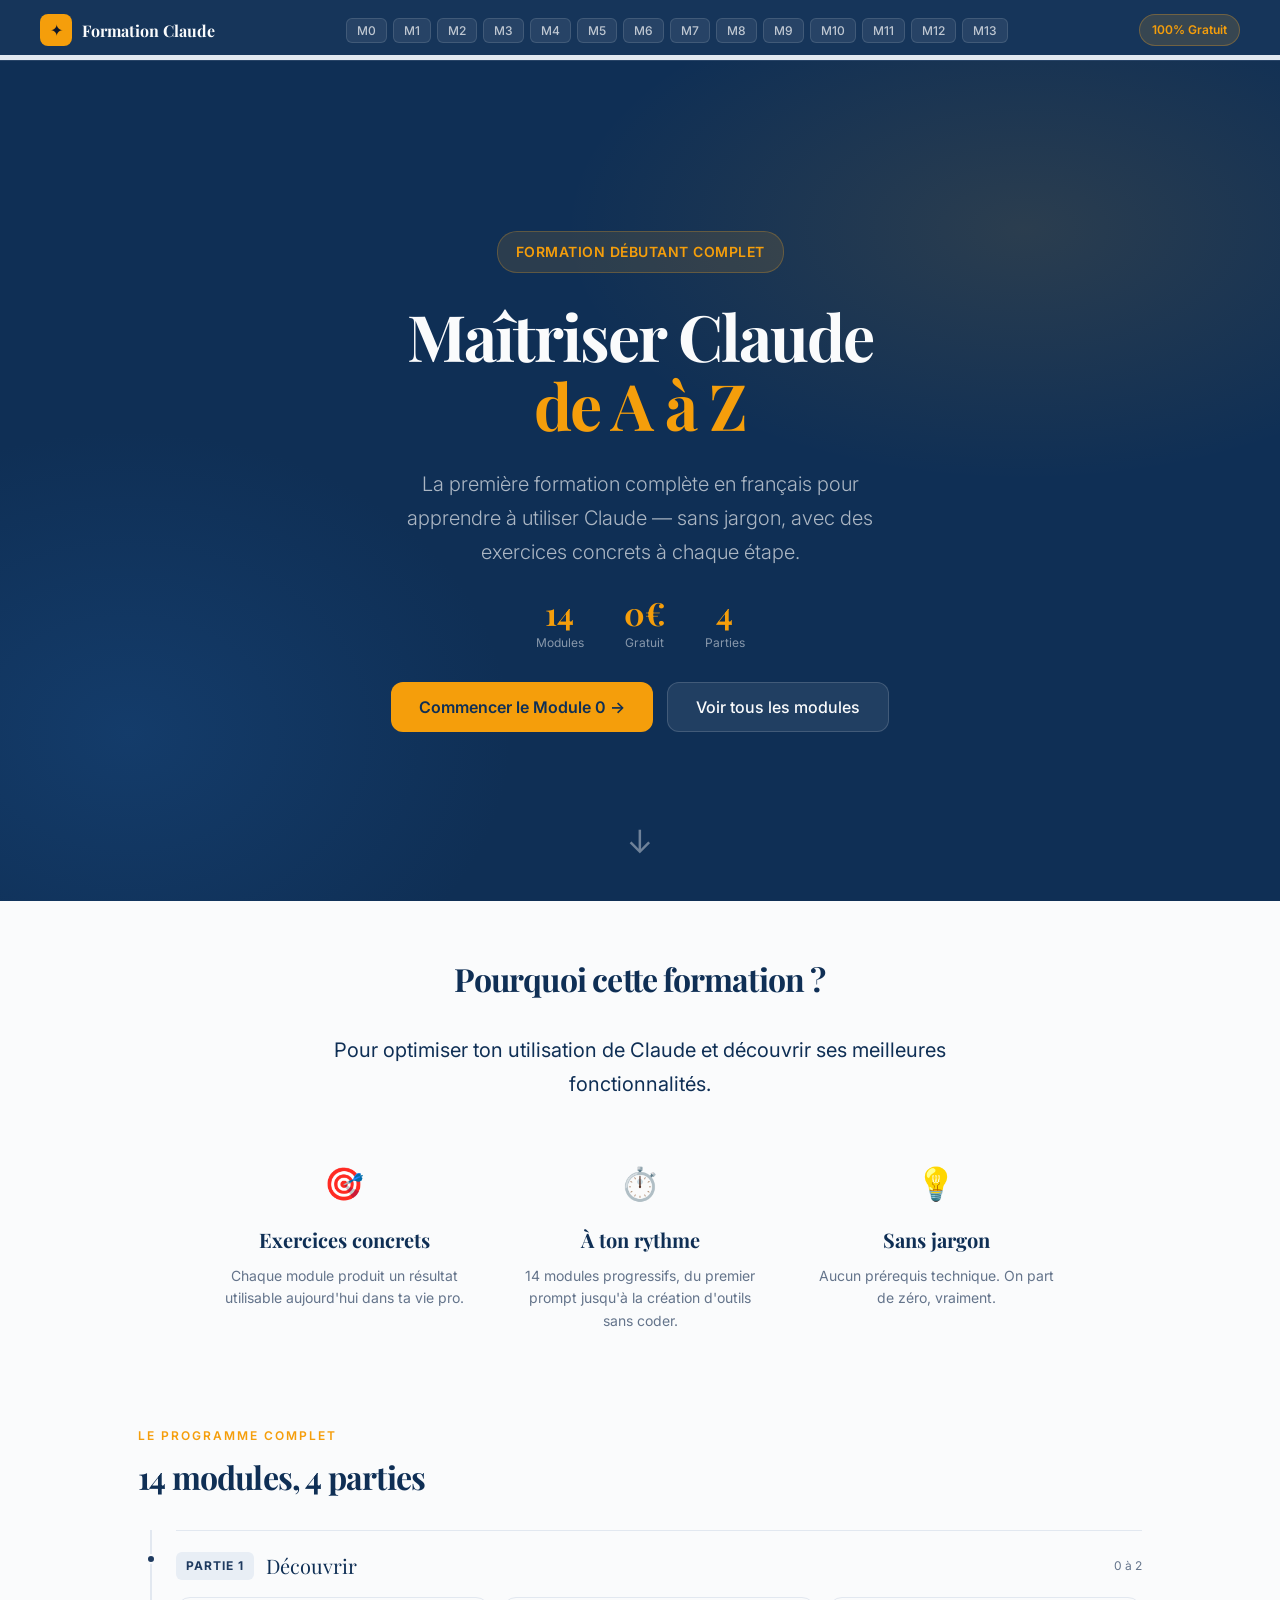
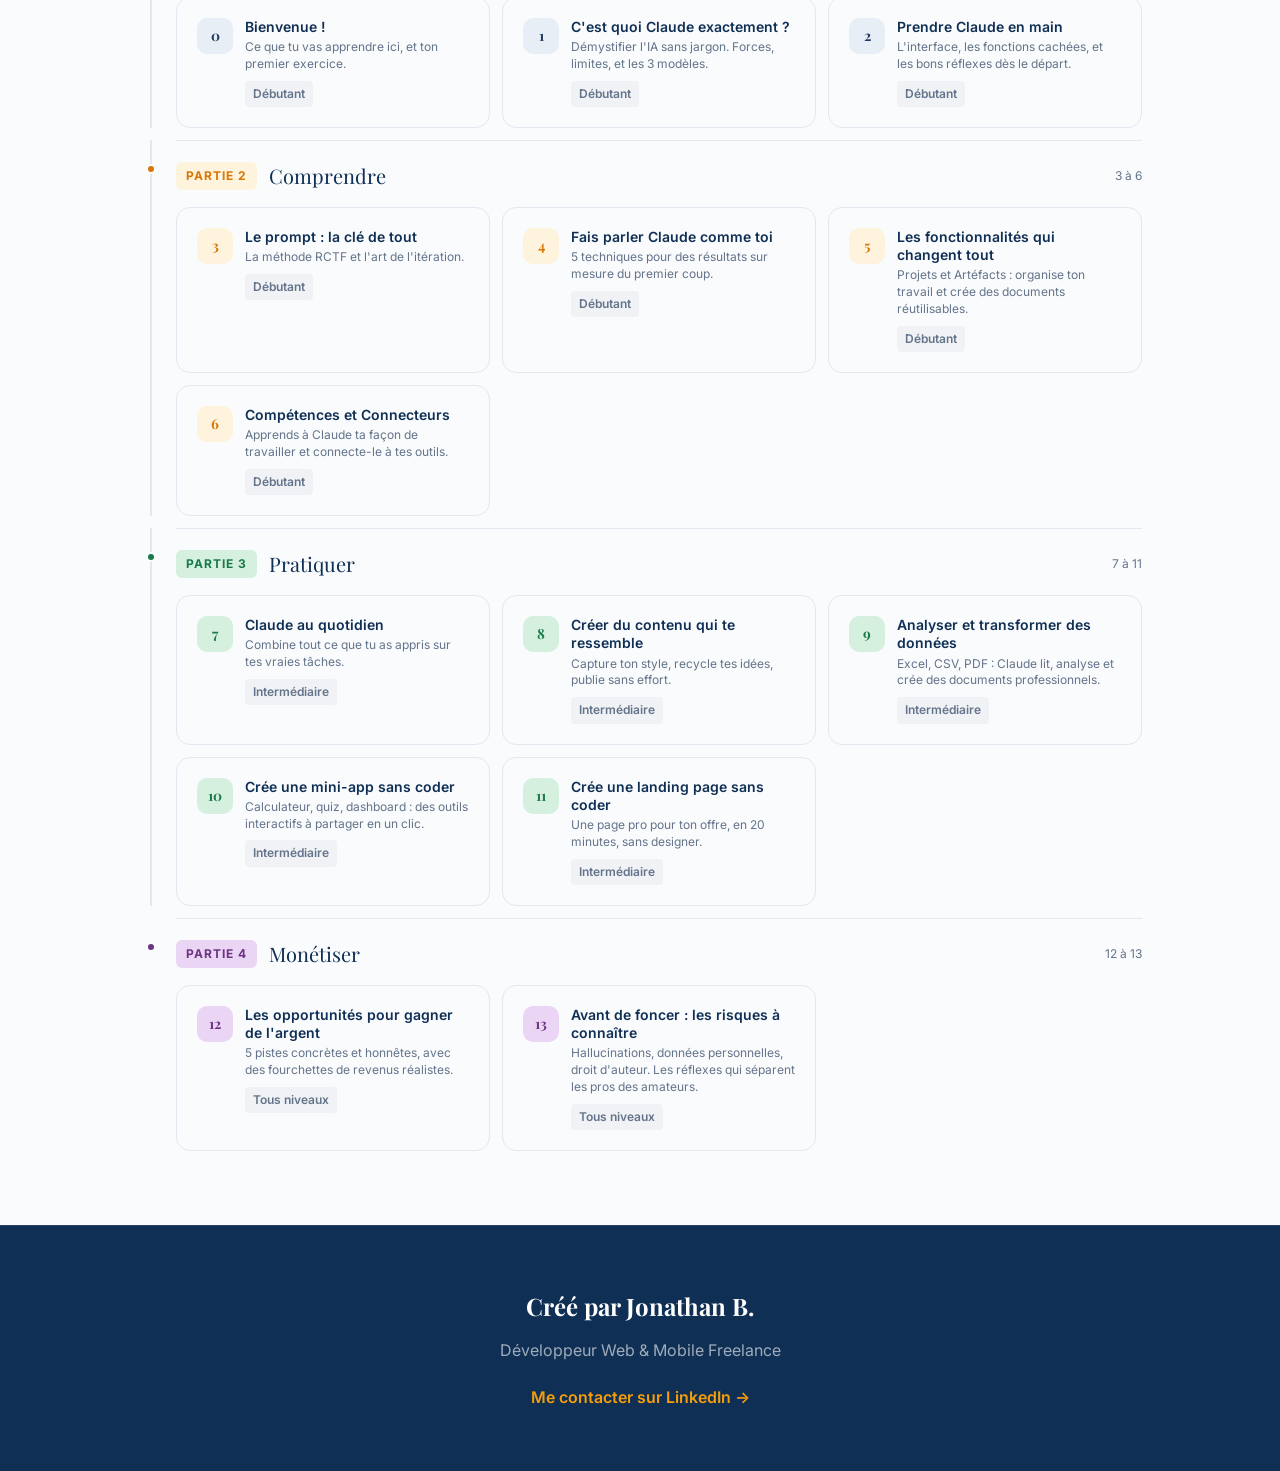
<file: index.html>
<!DOCTYPE html>
<html lang="fr">
<head>
<meta charset="UTF-8">
<meta name="viewport" content="width=device-width, initial-scale=1.0">
<title>Maîtriser Claude de A à Z — Formation Gratuite</title>
<link rel="preconnect" href="https://fonts.googleapis.com">
<link rel="preconnect" href="https://fonts.gstatic.com" crossorigin>
<link href="https://fonts.googleapis.com/css2?family=Inter:wght@300;400;500;600;700&family=Playfair+Display:wght@700;900&display=swap" rel="stylesheet">
<link rel="icon" type="image/svg+xml" href="favicon.svg">
<link rel="stylesheet" href="css/style.css">
</head>
<body>

<a class="skip-link" href="#page-home">Aller au contenu</a>

<nav class="site-nav" role="navigation" aria-label="Navigation principale">
  <div class="nav-logo" onclick="showHome()" role="button" tabindex="0" aria-label="Retour à l'accueil">
    <div class="nav-logo-icon">✦</div>
    <span class="nav-logo-text">Formation Claude</span>
  </div>
  <button class="burger-btn" id="burgerBtn" aria-label="Menu" aria-expanded="false">
    <span class="burger-line"></span>
    <span class="burger-line"></span>
    <span class="burger-line"></span>
  </button>
  <div class="nav-links" id="navLinks"></div>
  <span class="nav-badge">100% Gratuit</span>
  <div class="progress-bar"><div class="progress-fill" id="progressFill" style="width:0%"></div></div>
</nav>

<!-- HOME -->
<div class="page active" id="page-home">
  <section class="hero">
    <div class="hero-content">
      <span class="hero-eyebrow">Formation débutant complet</span>
      <h1 class="hero-title">Maîtriser Claude<span>de A à Z</span></h1>
      <p class="hero-subtitle">La première formation complète en français pour apprendre à utiliser Claude — sans jargon, avec des exercices concrets à chaque étape.</p>
      <div class="hero-stats">
        <div class="stat"><span class="stat-number">14</span><span class="stat-label">Modules</span></div>
        <div class="stat"><span class="stat-number">0€</span><span class="stat-label">Gratuit</span></div>
        <div class="stat"><span class="stat-number">4</span><span class="stat-label">Parties</span></div>
      </div>
      <div class="hero-cta">
        <button class="btn-primary" onclick="showModule(0)">Commencer le Module 0 →</button>
        <button class="btn-secondary" onclick="document.getElementById('idx').scrollIntoView({behavior:'smooth'})">Voir tous les modules</button>
      </div>
    </div>
    <div class="hero-scroll" aria-hidden="true">
      <span class="hero-scroll-chevron">&#8595;</span>
    </div>
  </section>
  <section class="formation-intro">
    <h2 class="section-title">Pourquoi cette formation ?</h2>
    <p class="formation-intro-text">Pour optimiser ton utilisation de Claude et découvrir ses meilleures fonctionnalités.</p>
    <div class="intro-grid">
      <div class="intro-card">
        <span class="intro-icon">🎯</span>
        <h3 class="intro-card-title">Exercices concrets</h3>
        <p class="intro-card-text">Chaque module produit un résultat utilisable aujourd'hui dans ta vie pro.</p>
      </div>
      <div class="intro-card">
        <span class="intro-icon">⏱️</span>
        <h3 class="intro-card-title">À ton rythme</h3>
        <p class="intro-card-text">14 modules progressifs, du premier prompt jusqu'à la création d'outils sans coder.</p>
      </div>
      <div class="intro-card">
        <span class="intro-icon">💡</span>
        <h3 class="intro-card-title">Sans jargon</h3>
        <p class="intro-card-text">Aucun prérequis technique. On part de zéro, vraiment.</p>
      </div>
    </div>
  </section>
  <div class="modules-index" id="idx">
    <p class="section-label">Le programme complet</p>
    <h2 class="section-title">14 modules, 4 parties</h2>
    <div id="idx-grid"></div>
  </div>
</div>

<div id="module-pages"></div>

<footer class="site-footer">
  <p class="footer-name">Créé par Jonathan B.</p>
  <p class="footer-role">Développeur Web & Mobile Freelance</p>
  <a class="footer-link" href="https://www.linkedin.com/in/jonathan-b-a12903368" target="_blank" rel="noopener">Me contacter sur LinkedIn →</a>
</footer>

<script type="module" src="js/app.js"></script>
</body>
</html>
</file>
<file: css/style.css>
:root {
  --bleu:#1E3A5F;
  --bleu-clair:#D6E4F0;
  --bleu-sombre:#0F2F55;
  --orange:#F59E0B;
  --orange-clair:#FEF3DC;
  --gris:#0F172A;
  --gris-clair:#F5F5F3;
  --blanc:#FAFBFC;
  --vert:#1A7A4A;
  --vert-clair:#D6F0E0;
  --violet:#6C3483;
  --violet-clair:#EBD5F5;
  --rouge:#C0392B;
  --rouge-clair:#FDECEA;
  --text-muted:#64748B;
  --border:#E2E8F0;
  --surface-alt:#F0F2F5;
  --orange-dark:#D97706;
  --transition-speed:200ms;
  --transition-fn:ease;
}

*,*::before,*::after {
  box-sizing:border-box;
  margin:0;
  padding:0;
}

html {
  scroll-behavior:smooth;
}

body {
  font-family:'Inter',sans-serif;
  font-size:16px;
  color:var(--gris);
  background:var(--blanc);
  line-height:1.7;
}

.page {
  display:none;
}

.page.active {
  display:block;
}

.site-nav {
  position:sticky;
  top:0;
  z-index:100;
  background:rgba(15,47,85,0.97);
  backdrop-filter:blur(12px);
  border-bottom:1px solid rgba(255,255,255,0.08);
  padding:14px 40px;
  display:flex;
  align-items:center;
  justify-content:space-between;
  gap:16px;
  flex-wrap:wrap;
}

.nav-logo {
  display:flex;
  align-items:center;
  gap:10px;
  text-decoration:none;
  cursor:pointer;
}

.nav-logo-icon {
  width:32px;
  height:32px;
  background:var(--orange);
  border-radius:8px;
  display:flex;
  align-items:center;
  justify-content:center;
  font-size:16px;
}

.nav-logo-text {
  font-family:'Playfair Display',serif;
  font-size:16px;
  color:var(--blanc);
  font-weight:700;
}

.nav-links {
  display:flex;
  align-items:center;
  gap:6px;
  flex-wrap:wrap;
}

.nav-module-btn {
  background:rgba(255,255,255,0.07);
  border:1px solid rgba(255,255,255,0.12);
  color:rgba(255,255,255,0.7);
  font-size:12px;
  font-weight:500;
  padding:4px 10px;
  border-radius:6px;
  cursor:pointer;
  transition:all var(--transition-speed) var(--transition-fn);
  font-family:'Inter',sans-serif;
}

.nav-module-btn:hover {
  background:rgba(255,255,255,0.14);
  color:var(--blanc);
}

.nav-module-btn.current {
  background:var(--orange);
  color:var(--bleu-sombre);
  border-color:var(--orange);
  font-weight:700;
}

.nav-badge {
  background:rgba(245,166,35,0.15);
  border:1px solid rgba(245,166,35,0.3);
  color:var(--orange);
  font-size:12px;
  font-weight:600;
  padding:5px 12px;
  border-radius:20px;
  white-space:nowrap;
}

.progress-bar {
  background:var(--border);
  height:5px;
  width:100%;
  position:absolute;
  bottom:0;
  left:0;
}

.progress-fill {
  height:5px;
  background:var(--orange);
  transition:width var(--transition-speed) var(--transition-fn);
}

.hero {
  background:var(--bleu-sombre);
  min-height:calc(100vh - 60px);
  display:flex;
  flex-direction:column;
  position:relative;
  overflow:hidden;
}

.hero::before {
  content:'';
  position:absolute;
  inset:0;
  background:radial-gradient(ellipse 60% 50% at 80% 20%,rgba(245,166,35,0.12) 0%,transparent 60%),radial-gradient(ellipse 50% 60% at 10% 80%,rgba(27,79,138,0.4) 0%,transparent 60%);
}

.hero-content {
  position:relative;
  z-index:10;
  flex:1;
  display:flex;
  flex-direction:column;
  align-items:center;
  justify-content:center;
  text-align:center;
  padding:80px 40px;
  gap:28px;
}

.hero-eyebrow {
  display:inline-flex;
  align-items:center;
  gap:8px;
  background:rgba(245,166,35,0.12);
  border:1px solid rgba(245,166,35,0.25);
  color:var(--orange);
  font-size:14px;
  font-weight:600;
  padding:8px 18px;
  border-radius:20px;
  letter-spacing:0.5px;
  text-transform:uppercase;
}

.hero-title {
  font-family:'Playfair Display',serif;
  font-size:clamp(32px,6vw,64px);
  color:var(--blanc);
  line-height:1.08;
  letter-spacing:-2px;
  max-width:800px;
}

.hero-title span {
  color:var(--orange);
  display:block;
}

.hero-subtitle {
  font-size:20px;
  color:rgba(255,255,255,0.65);
  max-width:520px;
  font-weight:300;
  line-height:1.7;
}

.hero-stats {
  display:flex;
  gap:40px;
  flex-wrap:wrap;
  justify-content:center;
}

.stat {
  display:flex;
  flex-direction:column;
  align-items:center;
  gap:4px;
}

.stat-number {
  font-family:'Playfair Display',serif;
  font-size:32px;
  color:var(--orange);
  font-weight:700;
  line-height:1;
}

.stat-label {
  font-size:12px;
  color:rgba(255,255,255,0.5);
}

.hero-cta {
  display:flex;
  gap:14px;
  flex-wrap:wrap;
  justify-content:center;
}

.btn-primary {
  background:var(--orange);
  color:var(--bleu-sombre);
  font-weight:600;
  font-size:16px;
  padding:14px 28px;
  border-radius:12px;
  border:none;
  cursor:pointer;
  transition:all var(--transition-speed) var(--transition-fn);
  font-family:'Inter',sans-serif;
}

.btn-primary:hover {
  background:var(--orange-dark);
  transform:translateY(-1px);
  box-shadow:0 8px 24px rgba(245,166,35,0.35);
}

.btn-secondary {
  background:rgba(255,255,255,0.08);
  color:var(--blanc);
  font-weight:500;
  font-size:16px;
  padding:14px 28px;
  border-radius:12px;
  border:1px solid rgba(255,255,255,0.15);
  cursor:pointer;
  transition:all var(--transition-speed) var(--transition-fn);
  font-family:'Inter',sans-serif;
}

.btn-secondary:hover {
  background:rgba(255,255,255,0.14);
  transform:scale(1.02);
}

.formation-intro {
  text-align:center;
  padding:60px 48px 0;
  max-width:960px;
  margin:0 auto;
}

.formation-intro-text {
  font-family:'Inter', sans-serif;
  font-size:20px;
  color:var(--bleu-sombre);
  line-height:1.7;
  max-width:640px;
  margin:12px auto 0;
}

.modules-index {
  padding:70px 48px;
  max-width:1100px;
  margin:0 auto;
}

.section-label {
  font-size:12px;
  font-weight:600;
  letter-spacing:2px;
  text-transform:uppercase;
  color:var(--orange);
  margin-bottom:12px;
}

.section-title {
  font-family:'Playfair Display',serif;
  font-size:clamp(24px,3vw,32px);
  color:var(--bleu-sombre);
  line-height:1.1;
  letter-spacing:-0.8px;
  margin-bottom:36px;
}

.partie-header {
  display:flex;
  align-items:center;
  gap:12px;
  padding:18px 0 14px;
  border-top:1px solid var(--border);
  margin-top:12px;
}

.partie-badge {
  font-size:12px;
  font-weight:700;
  letter-spacing:1px;
  text-transform:uppercase;
  padding:4px 10px;
  border-radius:6px;
  white-space:nowrap;
}

.partie-titre {
  font-family:'Playfair Display',serif;
  font-size:20px;
  color:var(--bleu-sombre);
}

.partie-nb {
  font-size:12px;
  color:var(--text-muted);
  margin-left:auto;
}

.partie-group {
  position:relative;
  padding-left:24px;
  margin-left:12px;
  border-left:2px solid var(--border);
}

.partie-group::before {
  content:'';
  position:absolute;
  left:-6px;
  top:24px;
  width:10px;
  height:10px;
  border-radius:50%;
  background:var(--partie-color,var(--bleu));
  border:2px solid var(--blanc);
}

.partie-group:last-child {
  border-left-color:transparent;
}

.modules-grid {
  display:grid;
  grid-template-columns:repeat(auto-fill,minmax(280px,1fr));
  gap:12px;
  margin-bottom:4px;
}

.module-card {
  background:var(--blanc);
  border:1px solid var(--border);
  border-radius:14px;
  padding:20px;
  display:flex;
  gap:12px;
  align-items:flex-start;
  transition:all var(--transition-speed) var(--transition-fn);
  cursor:pointer;
}

.module-card:hover {
  border-color:var(--bleu);
  box-shadow:0 6px 24px rgba(27,79,138,0.1);
  transform:translateY(-2px);
}

.module-card.locked {
  opacity:0.5;
  cursor:not-allowed;
}

.module-card.locked:hover {
  transform:none;
  box-shadow:none;
  border-color:var(--border);
}

.module-num {
  width:36px;
  height:36px;
  border-radius:10px;
  display:flex;
  align-items:center;
  justify-content:center;
  font-size:14px;
  font-weight:700;
  flex-shrink:0;
  font-family:'Playfair Display',serif;
}

.module-title {
  font-size:14px;
  font-weight:600;
  color:var(--bleu-sombre);
  margin-bottom:3px;
  line-height:1.3;
}

.module-subtitle {
  font-size:12px;
  color:var(--text-muted);
  line-height:1.4;
}

.module-meta {
  display:flex;
  align-items:center;
  gap:6px;
  margin-top:8px;
  flex-wrap:wrap;
}

.meta-tag {
  font-size:12px;
  font-weight:600;
  padding:3px 8px;
  border-radius:4px;
}

.meta-tag-niv {
  background:var(--surface-alt);
  color:var(--text-muted);
}

.meta-tag-locked {
  background:var(--orange-clair);
  color:var(--orange-dark);
}

.module-layout {
  display:flex;
  max-width:1100px;
  margin:0 auto;
}

.module-sidebar {
  display:none;
}

.module-page {
  max-width:780px;
  margin:0 auto;
  padding:40px 32px 80px;
  flex:1;
  min-width:0;
}

.breadcrumb {
  display:flex;
  align-items:center;
  gap:8px;
  margin-bottom:20px;
  font-size:14px;
  flex-wrap:wrap;
}

.breadcrumb-link {
  background:none;
  border:none;
  color:var(--bleu);
  cursor:pointer;
  font-size:14px;
  font-family:'Inter',sans-serif;
  padding:0;
  text-decoration:underline;
  text-underline-offset:2px;
}

.breadcrumb-link:hover {
  color:var(--bleu-sombre);
}

.breadcrumb-sep {
  color:var(--text-muted);
}

.breadcrumb-item {
  color:var(--text-muted);
}

.breadcrumb-current {
  color:var(--gris);
  font-weight:600;
}

.module-hero {
  background:var(--bleu-sombre);
  border-radius:18px;
  padding:40px;
  margin-bottom:40px;
  position:relative;
  overflow:hidden;
}

.module-hero::before {
  content:'';
  position:absolute;
  inset:0;
  background:radial-gradient(ellipse 50% 80% at 90% 20%,rgba(245,166,35,0.1) 0%,transparent 60%);
}

.module-hero-content {
  position:relative;
  z-index:1;
}

.module-partie {
  font-size:12px;
  font-weight:700;
  letter-spacing:2px;
  text-transform:uppercase;
  color:var(--orange);
  margin-bottom:6px;
}

.module-num-big {
  font-size:12px;
  color:rgba(255,255,255,0.5);
  margin-bottom:5px;
  font-weight:700;
  letter-spacing:1px;
}

.module-hero-title {
  font-family:'Playfair Display',serif;
  font-size:clamp(24px,4vw,32px);
  color:var(--blanc);
  line-height:1.15;
  letter-spacing:-0.6px;
  margin-bottom:12px;
}

.module-hero-desc {
  font-size:16px;
  color:rgba(255,255,255,0.6);
  line-height:1.6;
  font-weight:300;
}

.module-meta-bar {
  display:flex;
  gap:8px;
  margin-top:18px;
}

.module-meta-bar .meta-tag {
  font-size:12px;
  padding:5px 12px;
}

.module-nav-btns {
  display:flex;
  justify-content:space-between;
  gap:12px;
  margin-bottom:36px;
  flex-wrap:wrap;
}

.nav-btn {
  display:flex;
  align-items:center;
  gap:8px;
  background:var(--gris-clair);
  border:1px solid var(--border);
  border-radius:10px;
  padding:10px 18px;
  cursor:pointer;
  font-size:14px;
  color:var(--gris);
  font-weight:500;
  transition:all var(--transition-speed) var(--transition-fn);
  font-family:'Inter',sans-serif;
}

.nav-btn:hover {
  background:var(--surface-alt);
}

.nav-btn.next {
  background:var(--bleu);
  color:var(--blanc);
  border-color:var(--bleu);
}

.nav-btn.next:hover {
  background:var(--bleu-sombre);
}

.content-block {
  margin-bottom:36px;
}

.block-label {
  font-size:12px;
  font-weight:700;
  letter-spacing:2px;
  text-transform:uppercase;
  color:var(--orange);
  margin-bottom:8px;
}

.block-title {
  font-family:'Playfair Display',serif;
  font-size:24px;
  color:var(--bleu-sombre);
  margin-bottom:14px;
  line-height:1.2;
}

.block-text {
  font-size:16px;
  color:var(--gris);
  line-height:1.75;
  margin-bottom:12px;
}

.encadre {
  border-radius:12px;
  padding:20px;
  margin:18px 0;
  border-left:4px solid;
}

.encadre.bleu {
  background:var(--bleu-clair);
  border-color:var(--bleu);
}

.encadre.orange {
  background:var(--orange-clair);
  border-color:var(--orange);
}

.encadre.vert {
  background:var(--vert-clair);
  border-color:var(--vert);
}

.encadre.rouge {
  background:var(--rouge-clair);
  border-color:var(--rouge);
}

.encadre.violet {
  background:var(--violet-clair);
  border-color:var(--violet);
}

.encadre-title {
  font-size:14px;
  font-weight:700;
  margin-bottom:10px;
}

.encadre.bleu .encadre-title {
  color:var(--bleu);
}

.encadre.orange .encadre-title {
  color:var(--orange-dark);
}

.encadre.vert .encadre-title {
  color:var(--vert);
}

.encadre.rouge .encadre-title {
  color:var(--rouge);
}

.encadre.violet .encadre-title {
  color:var(--violet);
}

.encadre ul {
  padding-left:16px;
  display:flex;
  flex-direction:column;
  gap:6px;
}

.encadre ul li {
  font-size:14px;
  color:var(--gris);
  line-height:1.5;
}

.encadre p {
  font-size:14px;
  color:var(--gris);
  line-height:1.6;
  margin-bottom:8px;
}

.encadre p:last-child {
  margin-bottom:0;
}

.prompt {
  font-style:italic;
  background:rgba(0,0,0,0.04);
  border-radius:8px;
  padding:10px;
  font-size:14px;
  margin-top:8px;
  line-height:1.55;
}

.separateur {
  border:none;
  border-top:1px solid var(--border);
  margin:32px 0;
}

.comparatif {
  display:grid;
  grid-template-columns:1fr 1fr;
  gap:14px;
  margin:16px 0;
}

.comp-card {
  border-radius:12px;
  padding:16px;
}

.comp-card.mauvais {
  background:var(--rouge-clair);
  border-left:4px solid var(--rouge);
}

.comp-card.bon {
  background:var(--vert-clair);
  border-left:4px solid var(--vert);
}

.comp-title {
  font-size:12px;
  font-weight:700;
  margin-bottom:8px;
  text-transform:uppercase;
  letter-spacing:0.5px;
}

.comp-card.mauvais .comp-title {
  color:var(--rouge);
}

.comp-card.bon .comp-title {
  color:var(--vert);
}

.comp-card p {
  font-size:14px;
  color:var(--gris);
  line-height:1.5;
  font-style:italic;
}

.tableau {
  width:100%;
  border-collapse:collapse;
  margin:16px 0;
  border-radius:10px;
  overflow:hidden;
}

.tableau th {
  background:var(--bleu);
  color:var(--blanc);
  font-size:14px;
  font-weight:600;
  padding:11px 14px;
  text-align:left;
}

.tableau td {
  font-size:14px;
  padding:10px 14px;
  border-bottom:1px solid var(--border);
  color:var(--gris);
  line-height:1.5;
}

.tableau tr:nth-child(even) td {
  background:var(--blanc);
}

.tableau td:first-child {
  font-weight:600;
  color:var(--bleu-sombre);
  background:var(--bleu-clair)!important;
}

.fiche-recap {
  background:var(--bleu-sombre);
  border-radius:16px;
  overflow:hidden;
  margin-top:40px;
}

.fiche-recap-header {
  padding:20px 24px;
  text-align:center;
}

.fiche-recap-title {
  font-family:'Playfair Display',serif;
  font-size:20px;
  color:var(--blanc);
}

.fiche-point {
  padding:14px 24px;
  border-top:1px solid rgba(255,255,255,0.08);
  display:flex;
  gap:12px;
  align-items:flex-start;
}

.fiche-num {
  width:26px;
  height:26px;
  background:var(--orange);
  border-radius:50%;
  display:flex;
  align-items:center;
  justify-content:center;
  font-size:12px;
  font-weight:700;
  color:var(--bleu-sombre);
  flex-shrink:0;
  margin-top:1px;
}

.fiche-text {
  font-size:14px;
  color:rgba(255,255,255,0.8);
  line-height:1.6;
}

.fiche-prompt {
  background:var(--orange-clair);
  border-top:3px solid var(--orange);
  padding:18px 24px;
}

.fiche-prompt-label {
  font-size:12px;
  font-weight:700;
  letter-spacing:1.5px;
  text-transform:uppercase;
  color:var(--orange-dark);
  margin-bottom:8px;
}

.fiche-prompt-text {
  font-size:14px;
  color:var(--text-muted);
  font-style:italic;
  line-height:1.6;
}

.fiche-next {
  background:var(--bleu);
  padding:14px 24px;
  text-align:center;
  font-size:14px;
  color:rgba(255,255,255,0.8);
  cursor:pointer;
  transition:background var(--transition-speed) var(--transition-fn);
}

.fiche-next:hover {
  background:var(--bleu-sombre);
}

.site-footer {
  background:var(--bleu-sombre);
  text-align:center;
  padding:60px 24px;
  border-top:1px solid rgba(255,255,255,0.1);
}

.footer-name {
  font-family:'Playfair Display', serif;
  font-size:24px;
  font-weight:700;
  color:#fff;
  margin:0;
}

.footer-role {
  font-family:'Inter', sans-serif;
  font-size:16px;
  color:rgba(255,255,255,0.6);
  margin:10px 0 20px;
}

.footer-link {
  font-family:'Inter', sans-serif;
  font-size:16px;
  color:var(--orange);
  text-decoration:none;
  font-weight:600;
  transition:opacity var(--transition-speed) var(--transition-fn);
}

.footer-link:hover {
  opacity:0.8;
}

.skip-link {
  position:absolute;
  top:-100%;
  left:16px;
  background:var(--bleu);
  color:var(--blanc);
  padding:8px 16px;
  border-radius:0 0 8px 8px;
  z-index:200;
  font-size:14px;
  font-weight:600;
  text-decoration:none;
  transition:top var(--transition-speed) var(--transition-fn);
}

.skip-link:focus {
  top:0;
}

:focus-visible {
  outline:3px solid var(--bleu);
  outline-offset:2px;
}

button:focus-visible,
.nav-btn:focus-visible,
.module-card:focus-visible,
.fiche-next:focus-visible {
  outline:3px solid var(--bleu);
  outline-offset:2px;
  box-shadow:0 0 0 6px rgba(30,58,95,0.15);
}

/* Scroll reveal */
.reveal {
  opacity:0;
  transform:translateY(20px);
  transition:opacity 0.6s ease,transform 0.6s ease;
}

.reveal.visible {
  opacity:1;
  transform:translateY(0);
}

/* Burger menu */
.burger-btn {
  display:none;
  flex-direction:column;
  gap:4px;
  background:none;
  border:none;
  cursor:pointer;
  padding:8px;
}

.burger-line {
  width:20px;
  height:2px;
  background:var(--blanc);
  border-radius:2px;
  transition:all var(--transition-speed) var(--transition-fn);
}

.burger-btn[aria-expanded="true"] .burger-line:nth-child(1) {
  transform:rotate(45deg) translate(4px,4px);
}

.burger-btn[aria-expanded="true"] .burger-line:nth-child(2) {
  opacity:0;
}

.burger-btn[aria-expanded="true"] .burger-line:nth-child(3) {
  transform:rotate(-45deg) translate(4px,-4px);
}

@media(prefers-reduced-motion:reduce) {
  *,*::before,*::after {
    animation-duration:0.01ms !important;
    animation-iteration-count:1 !important;
    transition-duration:0.01ms !important;
    scroll-behavior:auto !important;
  }
}

/* Hero scroll indicator */
.hero-scroll {
  position:absolute;
  bottom:32px;
  left:50%;
  transform:translateX(-50%);
  z-index:10;
}

.hero-scroll-chevron {
  display:block;
  font-size:32px;
  color:rgba(255,255,255,0.4);
  animation:bounce-down 2s ease infinite;
}

@keyframes bounce-down {
  0%,100% { transform:translateY(0); }
  50% { transform:translateY(8px); }
}

/* Intro grid */
.intro-grid {
  display:grid;
  grid-template-columns:repeat(3,1fr);
  gap:24px;
  margin-top:32px;
}

.intro-card {
  text-align:center;
  padding:24px 16px;
}

.intro-icon {
  font-size:32px;
  display:block;
  margin-bottom:12px;
}

.intro-card-title {
  font-family:'Playfair Display',serif;
  font-size:20px;
  color:var(--bleu-sombre);
  margin-bottom:8px;
}

.intro-card-text {
  font-size:14px;
  color:var(--text-muted);
  line-height:1.6;
}

/* --- Desktop (>= 1024px) --- */
@media(min-width:1024px) {
  .block-text,
  .encadre p,
  .encadre ul li,
  .comp-card p {
    font-size:18px;
  }

  .modules-grid {
    grid-template-columns:repeat(3,1fr);
  }

  .module-sidebar {
    display:block;
    width:220px;
    flex-shrink:0;
    padding:120px 0 40px 24px;
  }

  .toc {
    position:sticky;
    top:80px;
  }

  .toc-title {
    font-size:12px;
    font-weight:700;
    letter-spacing:2px;
    text-transform:uppercase;
    color:var(--text-muted);
    margin-bottom:16px;
    padding-left:12px;
  }

  .toc-link {
    display:block;
    font-size:14px;
    color:var(--text-muted);
    text-decoration:none;
    padding:6px 12px;
    border-left:2px solid transparent;
    transition:all var(--transition-speed) var(--transition-fn);
    line-height:1.4;
    margin-bottom:2px;
  }

  .toc-link:hover {
    color:var(--gris);
  }

  .toc-link.active {
    color:var(--bleu);
    border-left-color:var(--bleu);
    font-weight:600;
  }
}

/* --- Wide desktop (>= 1440px) --- */
@media(min-width:1440px) {
  .modules-index {
    max-width:1200px;
  }
}

/* --- Tablet (769px - 1023px) --- */
@media(min-width:769px) and (max-width:1023px) {
  .modules-grid {
    grid-template-columns:repeat(2,1fr);
  }
}

/* --- Mobile (< 768px) --- */
@media(max-width:768px) {
  .site-nav {
    padding:10px 16px;
    position:relative;
  }

  .burger-btn {
    display:flex;
  }

  .nav-links {
    display:none;
    position:absolute;
    top:100%;
    left:0;
    right:0;
    background:rgba(15,47,85,0.98);
    padding:16px;
    flex-direction:column;
    gap:8px;
    border-bottom:1px solid rgba(255,255,255,0.1);
  }

  .nav-links.open {
    display:flex;
  }

  .modules-index {
    padding:40px 16px;
  }

  .module-page {
    padding:24px 16px 60px;
  }

  .module-hero {
    padding:28px 20px;
  }

  .comparatif {
    grid-template-columns:1fr;
  }

  .hero-stats {
    gap:24px;
  }

  .modules-grid {
    grid-template-columns:1fr;
  }

  .partie-group {
    padding-left:16px;
    margin-left:8px;
  }

  .intro-grid {
    grid-template-columns:1fr;
    gap:16px;
  }

  .formation-intro {
    padding:40px 16px 0;
  }
}

/* --- Mobile compact (< 480px) --- */
@media(max-width:480px) {
  .site-nav {
    padding:8px 12px;
  }

  .nav-badge {
    display:none;
  }

  .hero-content {
    padding:48px 16px;
    gap:20px;
  }

  .hero-title {
    letter-spacing:-1px;
  }

  .stat-number {
    font-size:24px;
  }

  .modules-index {
    padding:32px 12px;
  }

  .module-page {
    padding:16px 12px 48px;
  }

  .module-hero {
    padding:24px 16px;
    border-radius:12px;
  }

  .hero-cta {
    flex-direction:column;
    width:100%;
  }

  .btn-primary,
  .btn-secondary {
    width:100%;
    text-align:center;
  }
}
</file>
